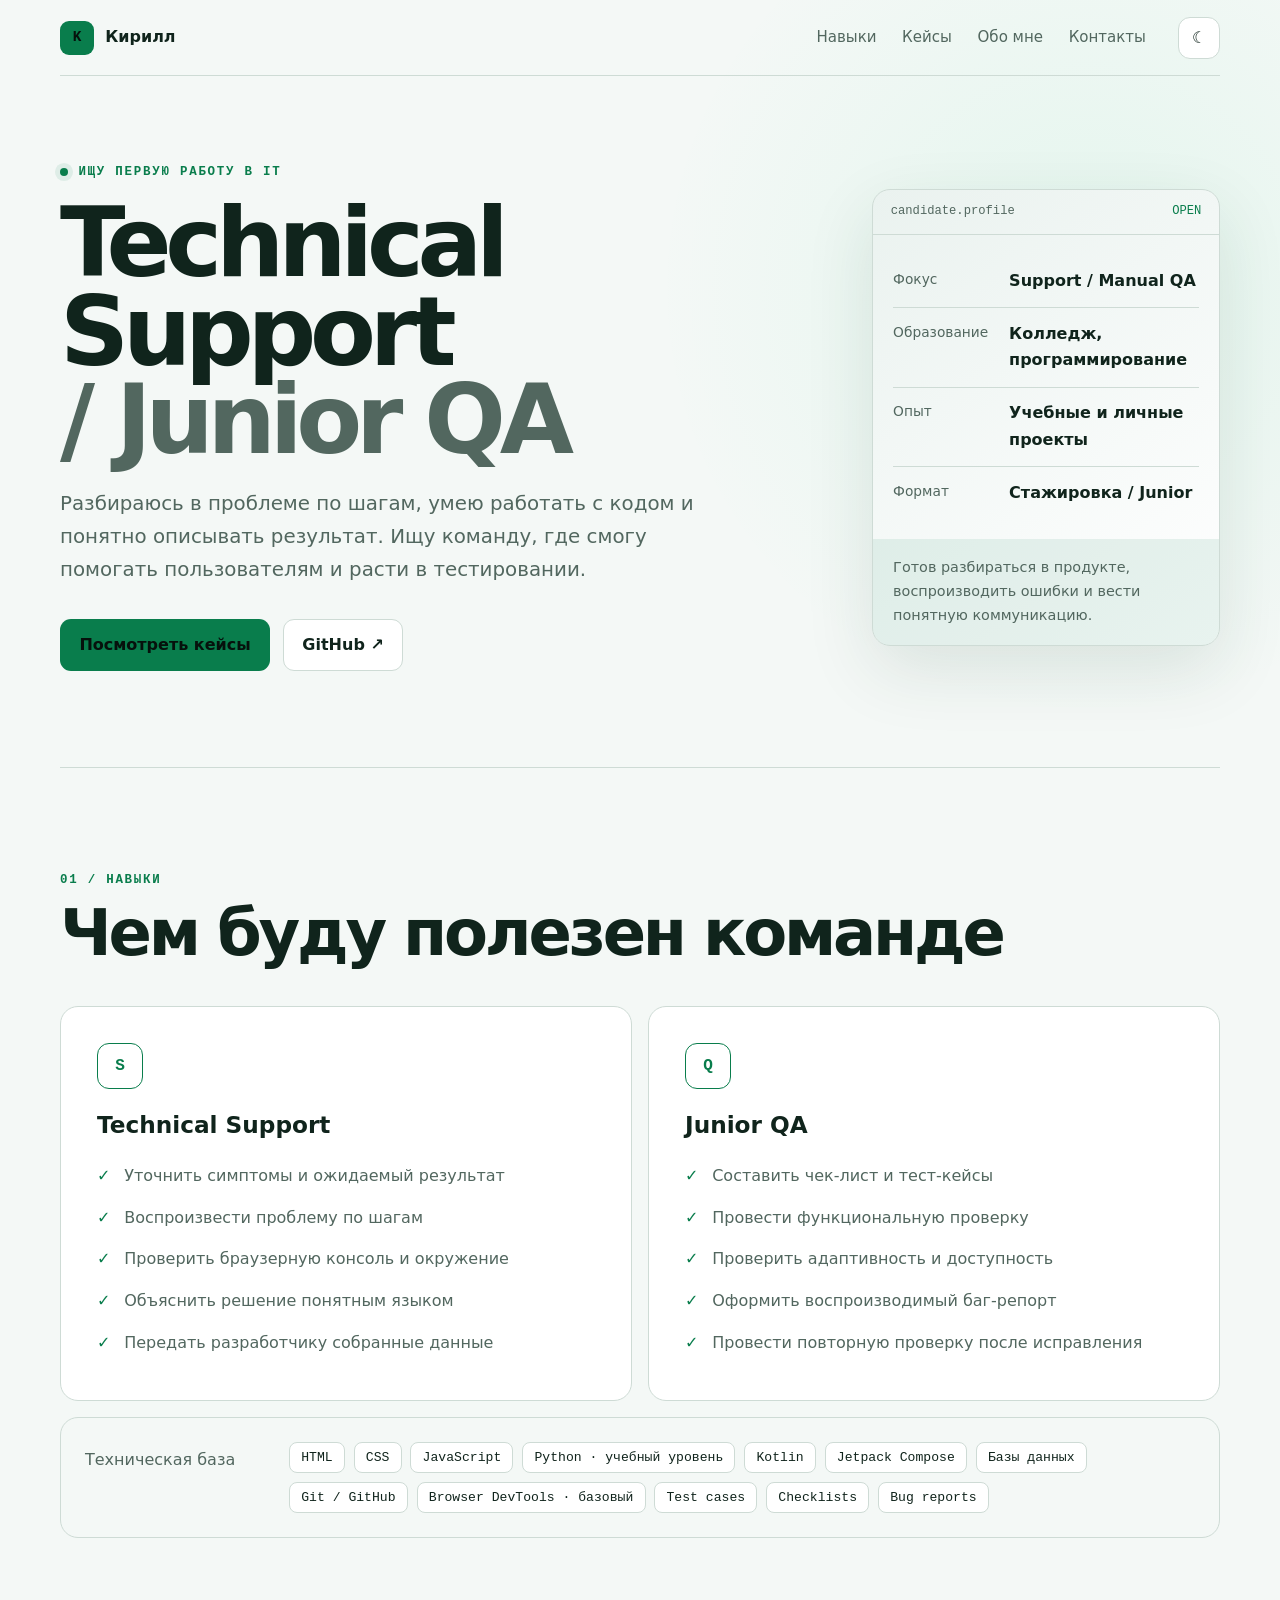
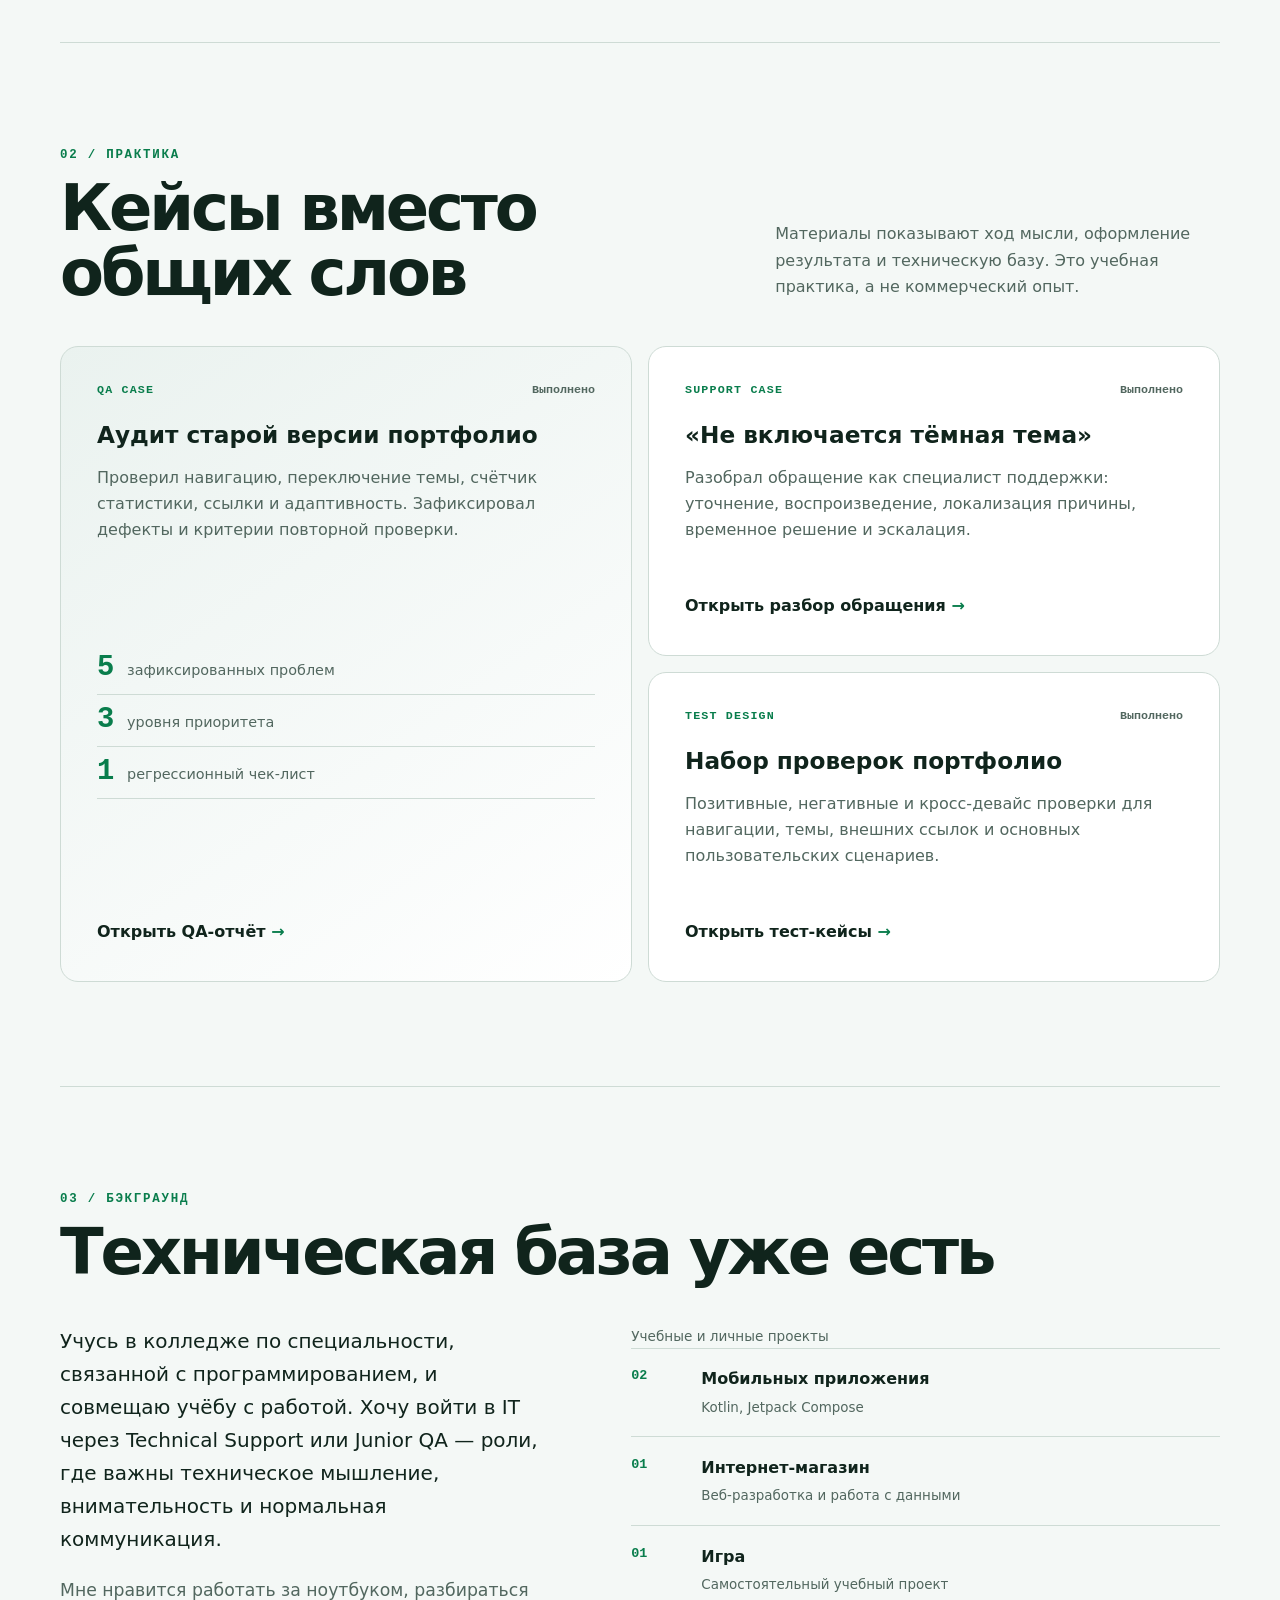
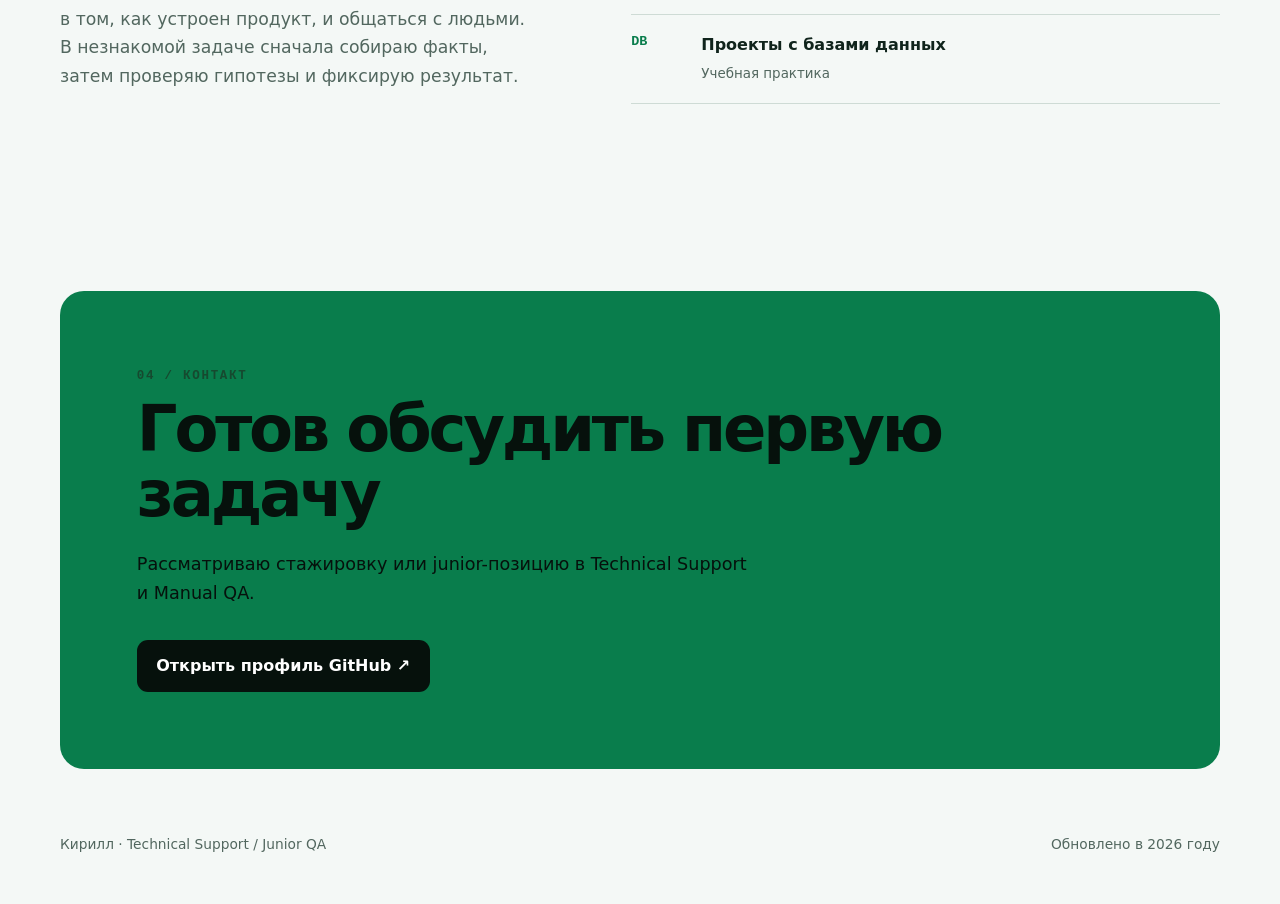
<file: index.html>
<!doctype html>
<html lang="ru" data-theme="dark">
<head>
  <meta charset="utf-8">
  <meta name="viewport" content="width=device-width, initial-scale=1">
  <meta name="description" content="Портфолио Кирилла — кандидата на первую позицию Technical Support или Junior QA. Учебные кейсы, навыки и проекты.">
  <meta name="color-scheme" content="dark light">
  <title>Кирилл — Technical Support / Junior QA</title>
  <link rel="icon" href="favicon.svg" type="image/svg+xml">
  <link rel="stylesheet" href="style.css">
  <script src="script.js" defer></script>
</head>
<body>
  <a class="skip-link" href="#main">Перейти к содержимому</a>

  <header class="topbar">
    <a class="brand" href="#top" aria-label="Кирилл — на главную">
      <span class="brand-mark" aria-hidden="true">K</span>
      <span>Кирилл</span>
    </a>
    <nav class="nav" aria-label="Основная навигация">
      <a href="#skills">Навыки</a>
      <a href="#cases">Кейсы</a>
      <a href="#background">Обо мне</a>
      <a href="#contact">Контакты</a>
    </nav>
    <button class="theme-toggle" type="button" aria-label="Включить светлую тему" title="Сменить тему">
      <span aria-hidden="true">☀</span>
    </button>
  </header>

  <main id="main">
    <section class="hero" id="top" aria-labelledby="hero-title">
      <div class="hero-copy">
        <p class="eyebrow"><span class="status-dot" aria-hidden="true"></span> Ищу первую работу в IT</p>
        <h1 id="hero-title">Technical Support<br><span>/ Junior QA</span></h1>
        <p class="hero-lead">Разбираюсь в проблеме по шагам, умею работать с кодом и понятно описывать результат. Ищу команду, где смогу помогать пользователям и расти в тестировании.</p>
        <div class="hero-actions">
          <a class="button button-primary" href="#cases">Посмотреть кейсы</a>
          <a class="button button-secondary" href="https://github.com/Kirill-factz" target="_blank" rel="noreferrer">GitHub ↗</a>
        </div>
      </div>

      <aside class="candidate-card" aria-label="Краткая информация о кандидате">
        <div class="card-head">
          <span>candidate.profile</span>
          <span class="card-state">OPEN</span>
        </div>
        <dl class="profile-list">
          <div><dt>Фокус</dt><dd>Support / Manual QA</dd></div>
          <div><dt>Образование</dt><dd>Колледж, программирование</dd></div>
          <div><dt>Опыт</dt><dd>Учебные и личные проекты</dd></div>
          <div><dt>Формат</dt><dd>Стажировка / Junior</dd></div>
        </dl>
        <p class="card-note">Готов разбираться в продукте, воспроизводить ошибки и вести понятную коммуникацию.</p>
      </aside>
    </section>

    <section class="section" id="skills" aria-labelledby="skills-title">
      <div class="section-heading">
        <p class="section-index">01 / НАВЫКИ</p>
        <h2 id="skills-title">Чем буду полезен команде</h2>
      </div>

      <div class="role-grid">
        <article class="role-card">
          <div class="role-icon" aria-hidden="true">S</div>
          <h3>Technical Support</h3>
          <ul class="check-list">
            <li>Уточнить симптомы и ожидаемый результат</li>
            <li>Воспроизвести проблему по шагам</li>
            <li>Проверить браузерную консоль и окружение</li>
            <li>Объяснить решение понятным языком</li>
            <li>Передать разработчику собранные данные</li>
          </ul>
        </article>

        <article class="role-card">
          <div class="role-icon" aria-hidden="true">Q</div>
          <h3>Junior QA</h3>
          <ul class="check-list">
            <li>Составить чек-лист и тест-кейсы</li>
            <li>Провести функциональную проверку</li>
            <li>Проверить адаптивность и доступность</li>
            <li>Оформить воспроизводимый баг-репорт</li>
            <li>Провести повторную проверку после исправления</li>
          </ul>
        </article>
      </div>

      <div class="toolbox" aria-label="Технические навыки">
        <p>Техническая база</p>
        <ul>
          <li>HTML</li><li>CSS</li><li>JavaScript</li><li>Python · учебный уровень</li>
          <li>Kotlin</li><li>Jetpack Compose</li><li>Базы данных</li><li>Git / GitHub</li>
          <li>Browser DevTools · базовый</li><li>Test cases</li><li>Checklists</li><li>Bug reports</li>
        </ul>
      </div>
    </section>

    <section class="section" id="cases" aria-labelledby="cases-title">
      <div class="section-heading split-heading">
        <div>
          <p class="section-index">02 / ПРАКТИКА</p>
          <h2 id="cases-title">Кейсы вместо общих слов</h2>
        </div>
        <p>Материалы показывают ход мысли, оформление результата и техническую базу. Это учебная практика, а не коммерческий опыт.</p>
      </div>

      <div class="case-grid">
        <article class="case-card case-featured">
          <div class="case-meta"><span>QA CASE</span><span>Выполнено</span></div>
          <h3>Аудит старой версии портфолио</h3>
          <p>Проверил навигацию, переключение темы, счётчик статистики, ссылки и адаптивность. Зафиксировал дефекты и критерии повторной проверки.</p>
          <ul class="result-list">
            <li><strong>5</strong><span>зафиксированных проблем</span></li>
            <li><strong>3</strong><span>уровня приоритета</span></li>
            <li><strong>1</strong><span>регрессионный чек-лист</span></li>
          </ul>
          <a class="text-link" href="docs/qa-case-study.md">Открыть QA-отчёт <span aria-hidden="true">→</span></a>
        </article>

        <article class="case-card">
          <div class="case-meta"><span>SUPPORT CASE</span><span>Выполнено</span></div>
          <h3>«Не включается тёмная тема»</h3>
          <p>Разобрал обращение как специалист поддержки: уточнение, воспроизведение, локализация причины, временное решение и эскалация.</p>
          <a class="text-link" href="docs/support-case-study.md">Открыть разбор обращения <span aria-hidden="true">→</span></a>
        </article>

        <article class="case-card">
          <div class="case-meta"><span>TEST DESIGN</span><span>Выполнено</span></div>
          <h3>Набор проверок портфолио</h3>
          <p>Позитивные, негативные и кросс-девайс проверки для навигации, темы, внешних ссылок и основных пользовательских сценариев.</p>
          <a class="text-link" href="docs/test-cases.md">Открыть тест-кейсы <span aria-hidden="true">→</span></a>
        </article>
      </div>
    </section>

    <section class="section" id="background" aria-labelledby="background-title">
      <div class="section-heading">
        <p class="section-index">03 / БЭКГРАУНД</p>
        <h2 id="background-title">Техническая база уже есть</h2>
      </div>

      <div class="background-grid">
        <div class="about-copy">
          <p>Учусь в колледже по специальности, связанной с программированием, и совмещаю учёбу с работой. Хочу войти в IT через Technical Support или Junior QA — роли, где важны техническое мышление, внимательность и нормальная коммуникация.</p>
          <p>Мне нравится работать за ноутбуком, разбираться в том, как устроен продукт, и общаться с людьми. В незнакомой задаче сначала собираю факты, затем проверяю гипотезы и фиксирую результат.</p>
        </div>

        <div class="project-history">
          <p class="history-title">Учебные и личные проекты</p>
          <ul>
            <li><span>02</span><p><strong>Мобильных приложения</strong><small>Kotlin, Jetpack Compose</small></p></li>
            <li><span>01</span><p><strong>Интернет-магазин</strong><small>Веб-разработка и работа с данными</small></p></li>
            <li><span>01</span><p><strong>Игра</strong><small>Самостоятельный учебный проект</small></p></li>
            <li><span>DB</span><p><strong>Проекты с базами данных</strong><small>Учебная практика</small></p></li>
          </ul>
        </div>
      </div>
    </section>

    <section class="contact-section" id="contact" aria-labelledby="contact-title">
      <p class="section-index">04 / КОНТАКТ</p>
      <h2 id="contact-title">Готов обсудить первую задачу</h2>
      <p>Рассматриваю стажировку или junior-позицию в Technical Support и Manual QA.</p>
      <a class="button button-light" href="https://github.com/Kirill-factz" target="_blank" rel="noreferrer">Открыть профиль GitHub ↗</a>
    </section>
  </main>

  <footer class="footer">
    <p>Кирилл · Technical Support / Junior QA</p>
    <p>Обновлено в 2026 году</p>
  </footer>
</body>
</html>
</file>
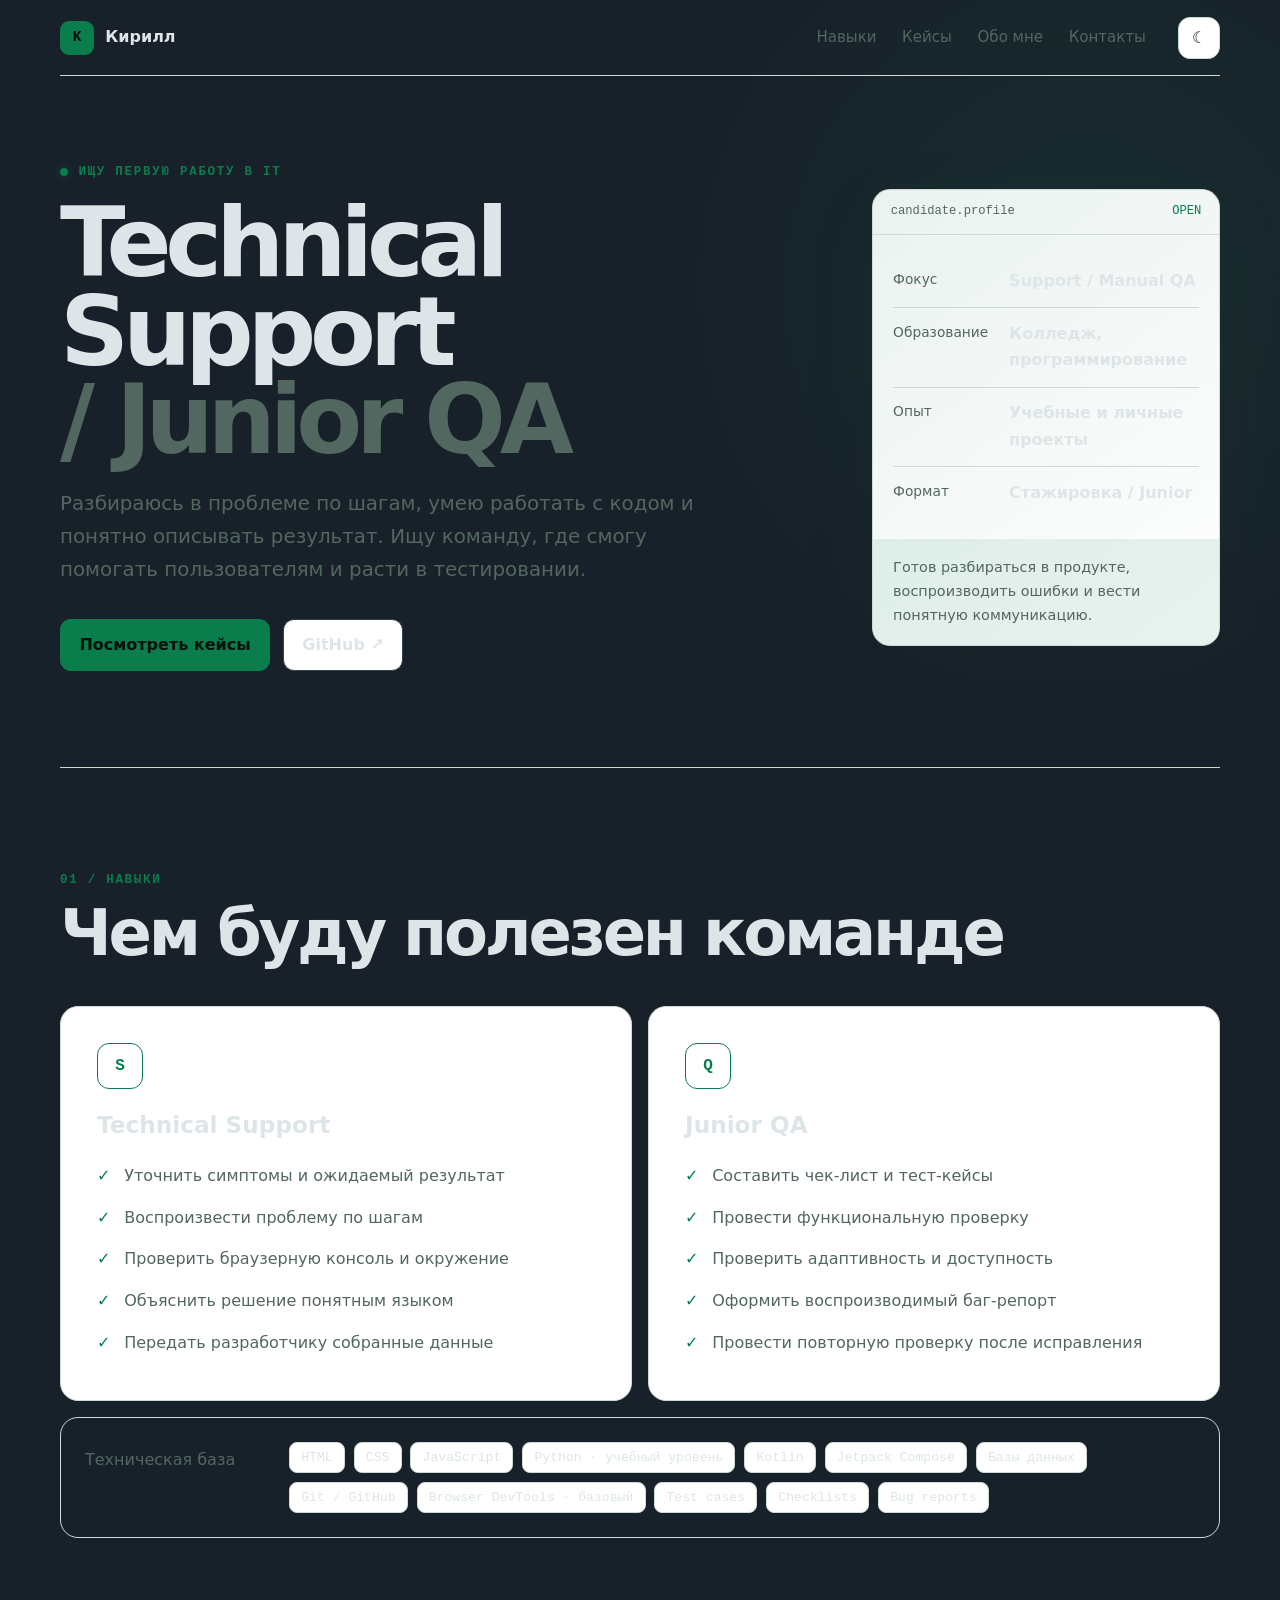
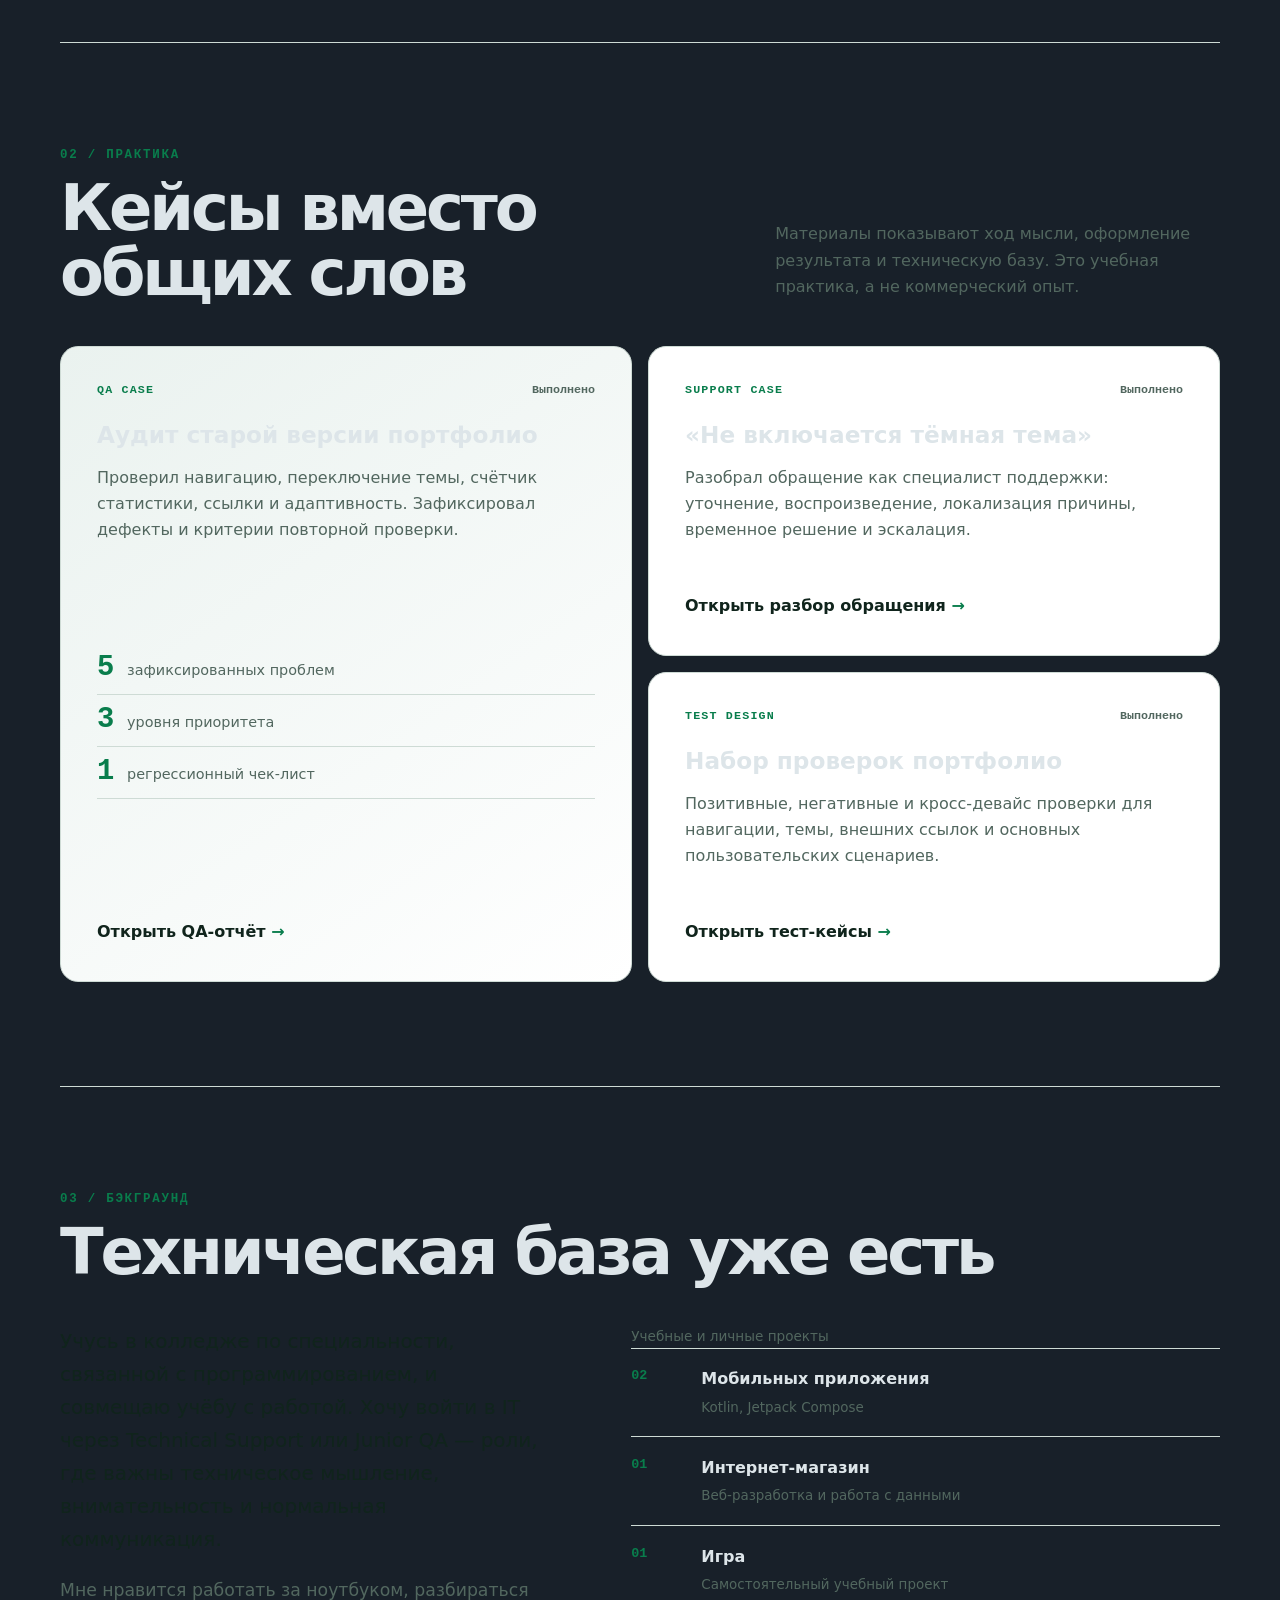
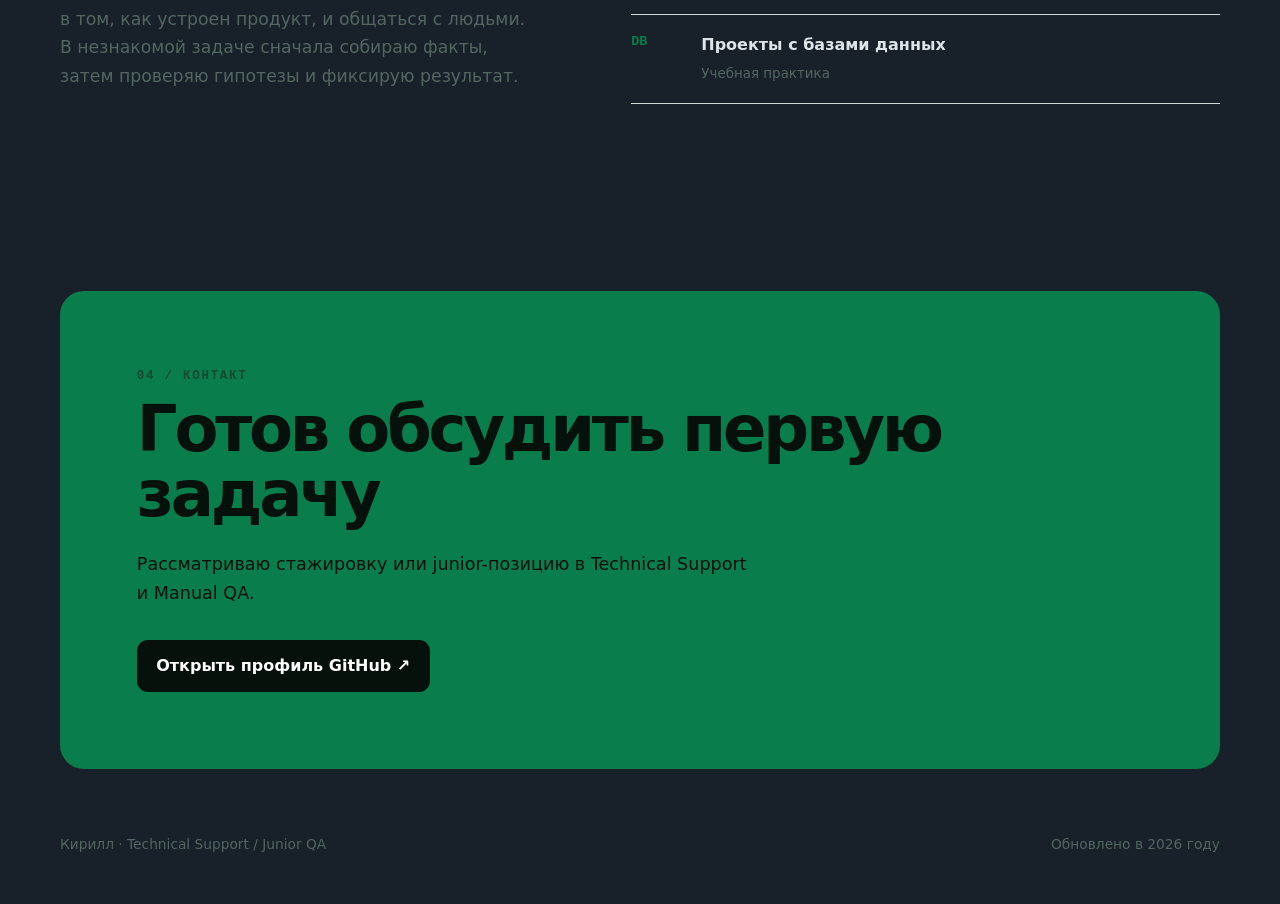
<file: diary.html>
<!doctype html>
<html lang="ru">
<head>
  <meta charset="utf-8">
  <meta name="viewport" content="width=device-width, initial-scale=1">
  <meta http-equiv="refresh" content="0; url=index.html#background">
  <title>Переход к разделу «Обо мне»</title>
  <link rel="canonical" href="index.html#background">
</head>
<body>
  <p>Дневник заменён актуальным разделом портфолио. <a href="index.html#background">Перейти к информации о Кирилле</a>.</p>
</body>
</html>
</file>
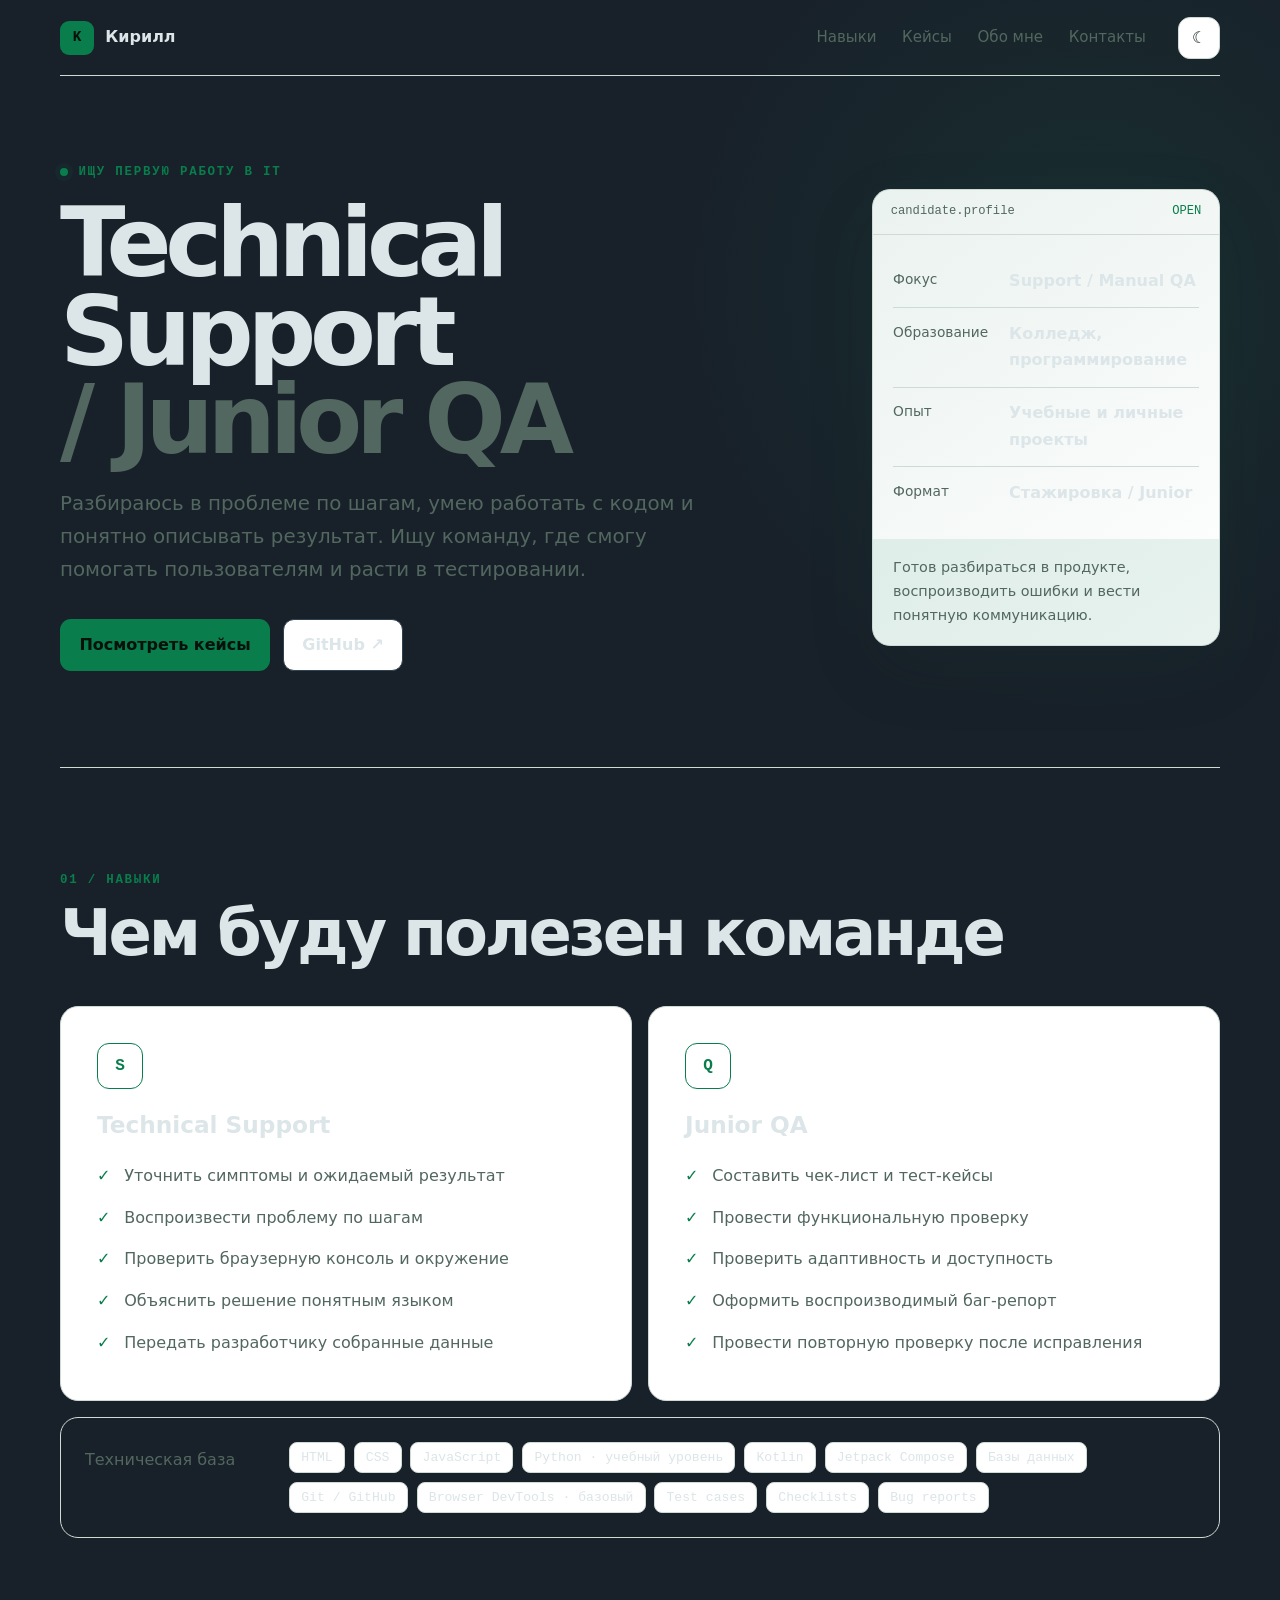
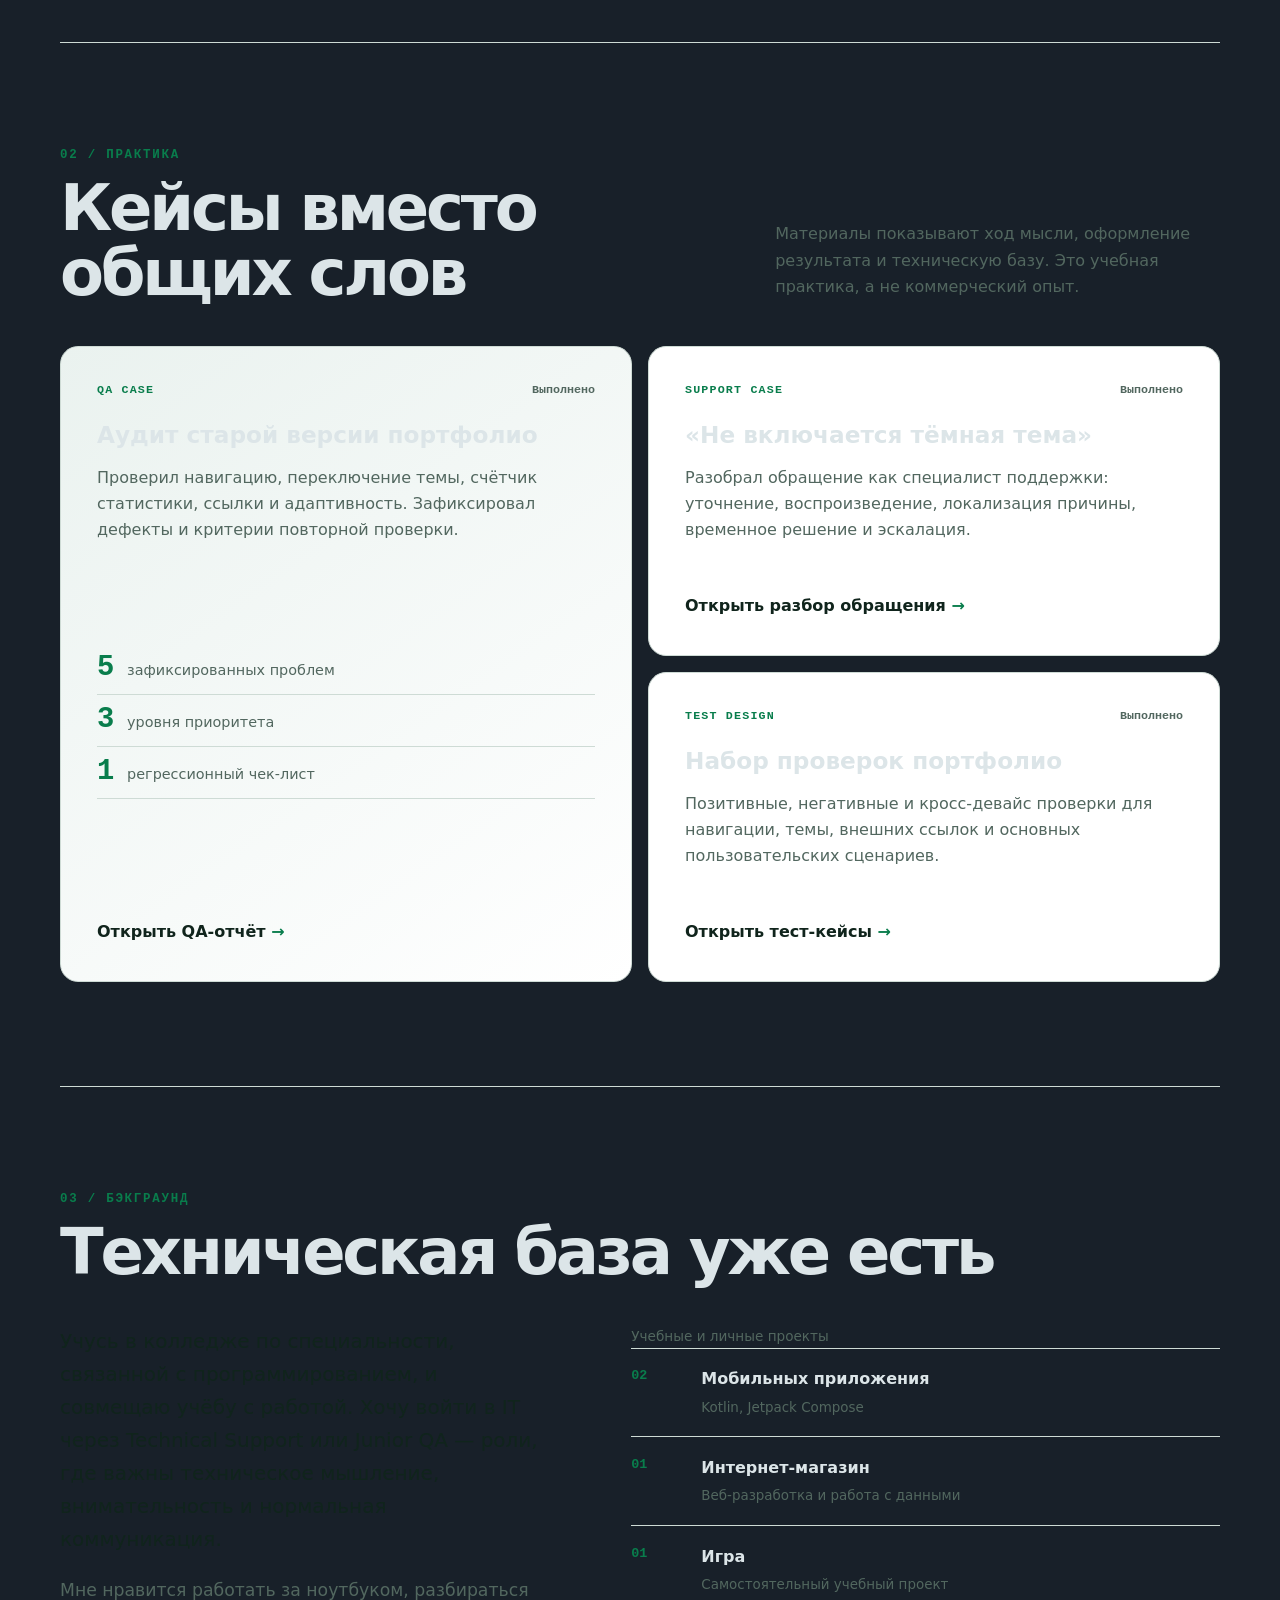
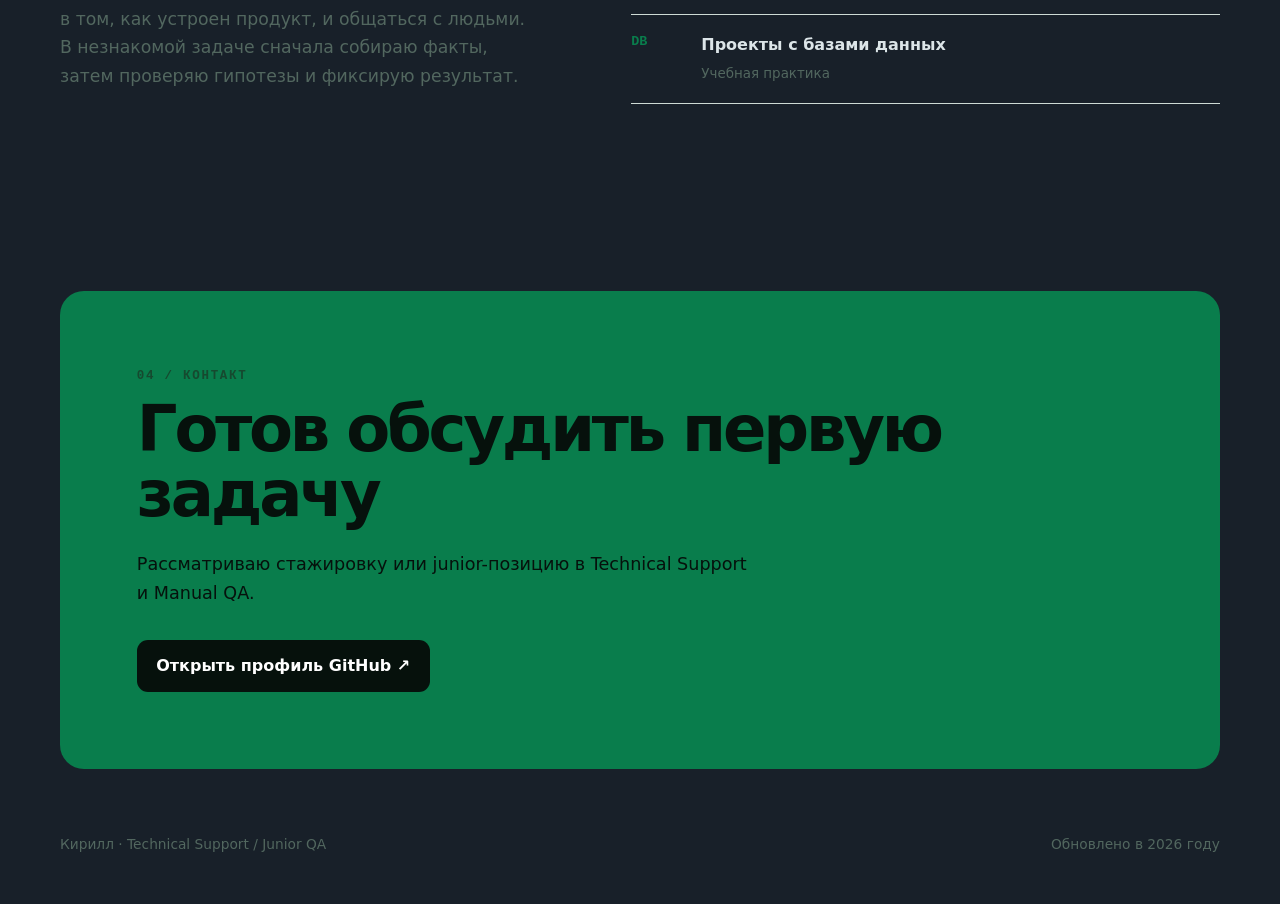
<file: projects.html>
<!doctype html>
<html lang="ru">
<head>
  <meta charset="utf-8">
  <meta name="viewport" content="width=device-width, initial-scale=1">
  <meta http-equiv="refresh" content="0; url=index.html#cases">
  <title>Переход к практическим кейсам</title>
  <link rel="canonical" href="index.html#cases">
</head>
<body>
  <p>Старая галерея заменена практическими кейсами. <a href="index.html#cases">Перейти к кейсам</a>.</p>
</body>
</html>
</file>
<file: style.css>
:root {
  --bg: #071019;
  --surface: #0d1924;
  --surface-2: #122231;
  --text: #ecf4f8;
  --muted: #91a6b5;
  --line: #213545;
  --accent: #6ef3b0;
  --accent-strong: #20d987;
  --accent-soft: rgba(110, 243, 176, .1);
  --danger: #ff7b72;
  --shadow: 0 24px 80px rgba(0, 0, 0, .26);
  --radius: 18px;
  --max: 1160px;
}

[data-theme="light"] {
  --bg: #f4f8f6;
  --surface: #ffffff;
  --surface-2: #eaf2ef;
  --text: #10241c;
  --muted: #52675f;
  --line: #cedbd5;
  --accent: #097d4c;
  --accent-strong: #06683f;
  --accent-soft: rgba(9, 125, 76, .09);
  --danger: #b42318;
  --shadow: 0 24px 70px rgba(24, 66, 48, .11);
}

* { box-sizing: border-box; }
html { scroll-behavior: smooth; }
body {
  margin: 0;
  background:
    radial-gradient(circle at 85% 7%, rgba(32, 217, 135, .08), transparent 27rem),
    var(--bg);
  color: var(--text);
  font-family: Inter, ui-sans-serif, system-ui, -apple-system, BlinkMacSystemFont, "Segoe UI", sans-serif;
  font-size: 1rem;
  line-height: 1.65;
  transition: background-color .2s ease, color .2s ease;
}

a { color: inherit; }
button, a { -webkit-tap-highlight-color: transparent; }
.skip-link {
  position: fixed;
  left: 1rem;
  top: -5rem;
  z-index: 100;
  padding: .75rem 1rem;
  background: var(--accent);
  color: var(--bg);
  border-radius: 8px;
}
.skip-link:focus { top: 1rem; }

.topbar {
  width: min(calc(100% - 2rem), var(--max));
  min-height: 76px;
  margin: 0 auto;
  display: flex;
  align-items: center;
  gap: 2rem;
  border-bottom: 1px solid var(--line);
}
.brand { display: inline-flex; align-items: center; gap: .7rem; text-decoration: none; font-weight: 750; }
.brand-mark {
  width: 34px; height: 34px; display: grid; place-items: center;
  color: #06110c; background: var(--accent); border-radius: 9px;
  font: 800 .9rem/1 ui-monospace, SFMono-Regular, Menlo, monospace;
}
.nav { display: flex; gap: 1.6rem; margin-left: auto; }
.nav a { color: var(--muted); text-decoration: none; font-size: .94rem; }
.nav a:hover, .nav a:focus-visible { color: var(--accent); }
.theme-toggle {
  width: 42px; height: 42px; border: 1px solid var(--line); border-radius: 12px;
  color: var(--text); background: var(--surface); cursor: pointer; font-size: 1rem;
}
.theme-toggle:hover { border-color: var(--accent); }

main, .footer { width: min(calc(100% - 2rem), var(--max)); margin-inline: auto; }
.hero {
  min-height: 680px;
  display: grid;
  grid-template-columns: minmax(0, 1.35fr) minmax(310px, .65fr);
  align-items: center;
  gap: clamp(3rem, 7vw, 7rem);
  padding: 5.5rem 0 6rem;
}
.eyebrow, .section-index {
  color: var(--accent);
  font: 700 .78rem/1.3 ui-monospace, SFMono-Regular, Menlo, monospace;
  letter-spacing: .14em;
  text-transform: uppercase;
}
.eyebrow { display: flex; align-items: center; gap: .65rem; }
.status-dot { width: 8px; height: 8px; background: var(--accent); border-radius: 50%; box-shadow: 0 0 0 5px var(--accent-soft); }
h1, h2, h3, p { margin-top: 0; }
h1 {
  margin: 1.2rem 0 1.5rem;
  font-size: clamp(3.2rem, 7.5vw, 6.9rem);
  line-height: .92;
  letter-spacing: -.065em;
  max-width: 850px;
}
h1 span { color: var(--muted); }
.hero-lead { max-width: 680px; color: var(--muted); font-size: clamp(1.05rem, 1.7vw, 1.24rem); }
.hero-actions { display: flex; flex-wrap: wrap; gap: .8rem; margin-top: 2rem; }
.button {
  min-height: 48px; display: inline-flex; align-items: center; justify-content: center;
  padding: .75rem 1.15rem; border: 1px solid transparent; border-radius: 11px;
  font-weight: 750; text-decoration: none; transition: transform .18s ease, border-color .18s ease;
}
.button:hover { transform: translateY(-2px); }
.button-primary { color: #06110c; background: var(--accent); }
.button-primary:hover { background: var(--accent-strong); }
.button-secondary { border-color: var(--line); background: var(--surface); }
.button-secondary:hover { border-color: var(--accent); }

.candidate-card { border: 1px solid var(--line); border-radius: var(--radius); background: linear-gradient(145deg, var(--surface-2), var(--surface)); box-shadow: var(--shadow); overflow: hidden; }
.card-head { display: flex; justify-content: space-between; padding: .9rem 1.1rem; border-bottom: 1px solid var(--line); color: var(--muted); font: .76rem/1.3 ui-monospace, SFMono-Regular, Menlo, monospace; }
.card-state { color: var(--accent); }
.profile-list { margin: 0; padding: 1.25rem; }
.profile-list div { display: grid; grid-template-columns: 100px 1fr; gap: 1rem; padding: .8rem 0; border-bottom: 1px solid var(--line); }
.profile-list div:last-child { border-bottom: 0; }
.profile-list dt { color: var(--muted); font-size: .86rem; }
.profile-list dd { margin: 0; font-weight: 650; }
.card-note { margin: 0; padding: 1.1rem 1.25rem; color: var(--muted); background: var(--accent-soft); font-size: .9rem; }

.section { padding: 6.5rem 0; border-top: 1px solid var(--line); }
.section-heading { margin-bottom: 2.5rem; }
.section-heading h2, .contact-section h2 { margin-bottom: 0; font-size: clamp(2.3rem, 5vw, 4.5rem); line-height: 1.02; letter-spacing: -.05em; }
.split-heading { display: grid; grid-template-columns: 1.2fr .8fr; gap: 3rem; align-items: end; }
.split-heading > p { color: var(--muted); margin-bottom: .35rem; }
.role-grid, .case-grid { display: grid; grid-template-columns: repeat(2, minmax(0, 1fr)); gap: 1rem; }
.role-card, .case-card { padding: clamp(1.5rem, 3vw, 2.25rem); border: 1px solid var(--line); border-radius: var(--radius); background: var(--surface); }
.role-icon { width: 46px; height: 46px; display: grid; place-items: center; border: 1px solid var(--accent); border-radius: 12px; color: var(--accent); font: 800 1rem/1 ui-monospace, SFMono-Regular, Menlo, monospace; }
.role-card h3, .case-card h3 { margin: 1.4rem 0 1rem; font-size: 1.45rem; line-height: 1.2; }
.check-list { list-style: none; padding: 0; margin: 0; color: var(--muted); }
.check-list li { position: relative; padding: .48rem 0 .48rem 1.7rem; }
.check-list li::before { content: "✓"; position: absolute; left: 0; color: var(--accent); font-weight: 800; }
.toolbox { display: grid; grid-template-columns: 180px 1fr; gap: 1.5rem; margin-top: 1rem; padding: 1.5rem; border: 1px solid var(--line); border-radius: var(--radius); }
.toolbox > p { color: var(--muted); margin: .35rem 0 0; }
.toolbox ul { display: flex; flex-wrap: wrap; gap: .55rem; list-style: none; padding: 0; margin: 0; }
.toolbox li { padding: .38rem .7rem; border: 1px solid var(--line); border-radius: 8px; background: var(--surface); font: .82rem/1.3 ui-monospace, SFMono-Regular, Menlo, monospace; }

.case-grid { grid-template-columns: repeat(2, minmax(0, 1fr)); }
.case-card { display: flex; flex-direction: column; min-height: 310px; }
.case-featured { grid-row: span 2; min-height: 636px; background: linear-gradient(145deg, var(--surface-2), var(--surface)); }
.case-meta { display: flex; justify-content: space-between; gap: 1rem; color: var(--accent); font: 700 .73rem/1.3 ui-monospace, SFMono-Regular, Menlo, monospace; letter-spacing: .1em; }
.case-meta span:last-child { color: var(--muted); letter-spacing: 0; }
.case-card > p { color: var(--muted); }
.result-list { list-style: none; padding: 0; margin: auto 0 1.6rem; display: grid; gap: .7rem; }
.result-list li { display: flex; align-items: baseline; gap: .8rem; padding-bottom: .7rem; border-bottom: 1px solid var(--line); }
.result-list strong { color: var(--accent); font: 800 1.8rem/1 ui-monospace, SFMono-Regular, Menlo, monospace; }
.result-list span { color: var(--muted); font-size: .9rem; }
.text-link { margin-top: auto; color: var(--text); font-weight: 750; text-decoration: none; }
.text-link span { color: var(--accent); }
.text-link:hover { color: var(--accent); }

.background-grid { display: grid; grid-template-columns: .9fr 1.1fr; gap: clamp(2rem, 7vw, 7rem); }
.about-copy { color: var(--muted); font-size: 1.08rem; }
.about-copy p:first-child { color: var(--text); font-size: 1.25rem; }
.history-title { color: var(--muted); font-size: .85rem; }
.project-history ul { list-style: none; padding: 0; margin: 0; border-top: 1px solid var(--line); }
.project-history li { display: grid; grid-template-columns: 54px 1fr; gap: 1rem; padding: 1.1rem 0; border-bottom: 1px solid var(--line); }
.project-history li > span { color: var(--accent); font: 700 .84rem/1.5 ui-monospace, SFMono-Regular, Menlo, monospace; }
.project-history p { margin: 0; }
.project-history strong, .project-history small { display: block; }
.project-history small { color: var(--muted); margin-top: .25rem; font-size: .84rem; }

.contact-section { margin: 5rem 0 2rem; padding: clamp(2rem, 6vw, 5rem); border-radius: 24px; background: var(--accent); color: #06110c; }
.contact-section .section-index { color: #16492f; }
.contact-section > p:not(.section-index) { max-width: 620px; margin: 1.4rem 0 2rem; font-size: 1.1rem; }
.button-light { background: #06110c; color: #fff; }
.footer { display: flex; justify-content: space-between; gap: 1rem; padding: 2rem 0 3rem; color: var(--muted); font-size: .86rem; }
.footer p { margin: 0; }

:focus-visible { outline: 3px solid var(--accent); outline-offset: 3px; }
@media (prefers-reduced-motion: reduce) {
  *, *::before, *::after { scroll-behavior: auto !important; transition: none !important; }
}
@media (max-width: 820px) {
  .nav { display: none; }
  .theme-toggle { margin-left: auto; }
  .hero { min-height: auto; grid-template-columns: 1fr; gap: 3rem; padding: 4.2rem 0 5rem; }
  .candidate-card { max-width: 520px; }
  .split-heading, .background-grid { grid-template-columns: 1fr; gap: 1.5rem; }
  .role-grid, .case-grid { grid-template-columns: 1fr; }
  .case-featured { grid-row: auto; min-height: 520px; }
  .toolbox { grid-template-columns: 1fr; gap: .7rem; }
}
@media (max-width: 520px) {
  .topbar, main, .footer { width: min(calc(100% - 1.25rem), var(--max)); }
  .brand > span:last-child { display: none; }
  h1 { font-size: clamp(3rem, 16vw, 4.4rem); }
  .section { padding: 4.5rem 0; }
  .hero-actions { flex-direction: column; }
  .button { width: 100%; }
  .profile-list div { grid-template-columns: 1fr; gap: .2rem; }
  .case-featured { min-height: auto; }
  .result-list { margin-top: 2rem; }
  .footer { flex-direction: column; }
}
</file>
